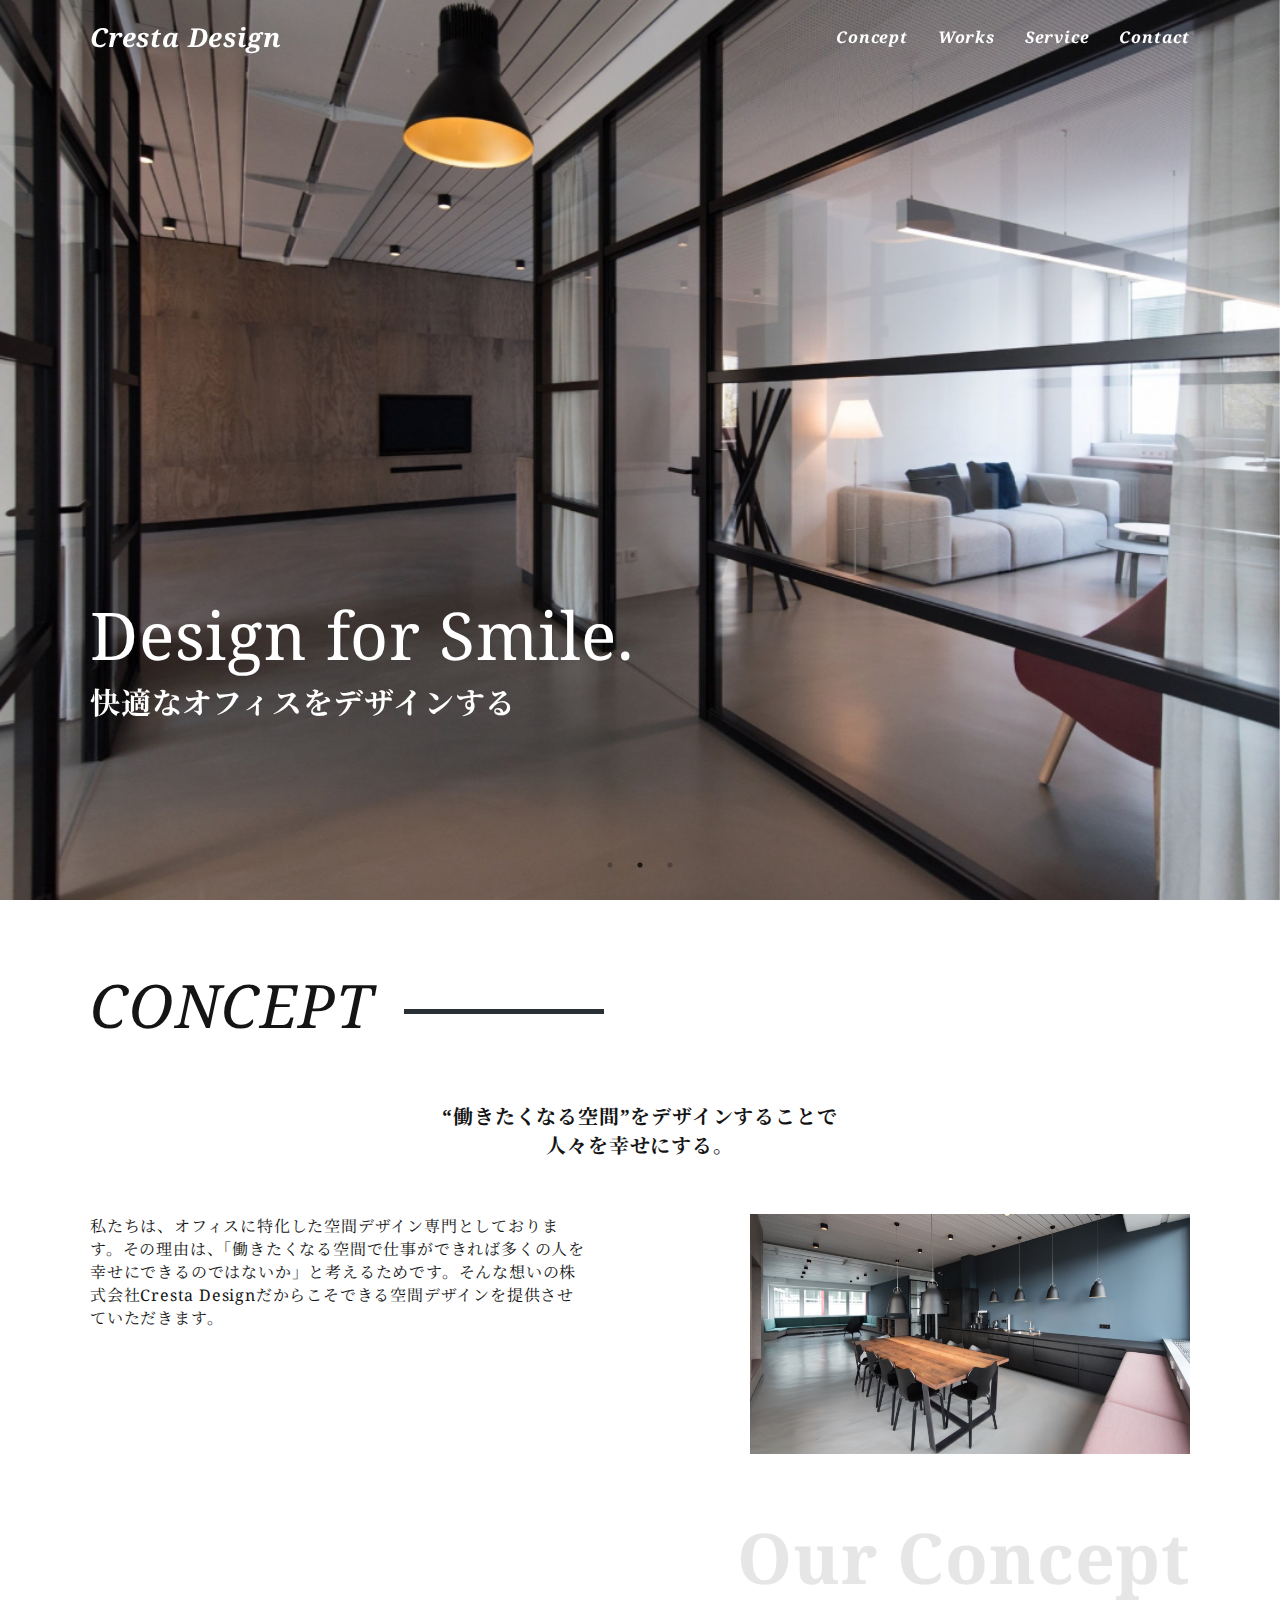
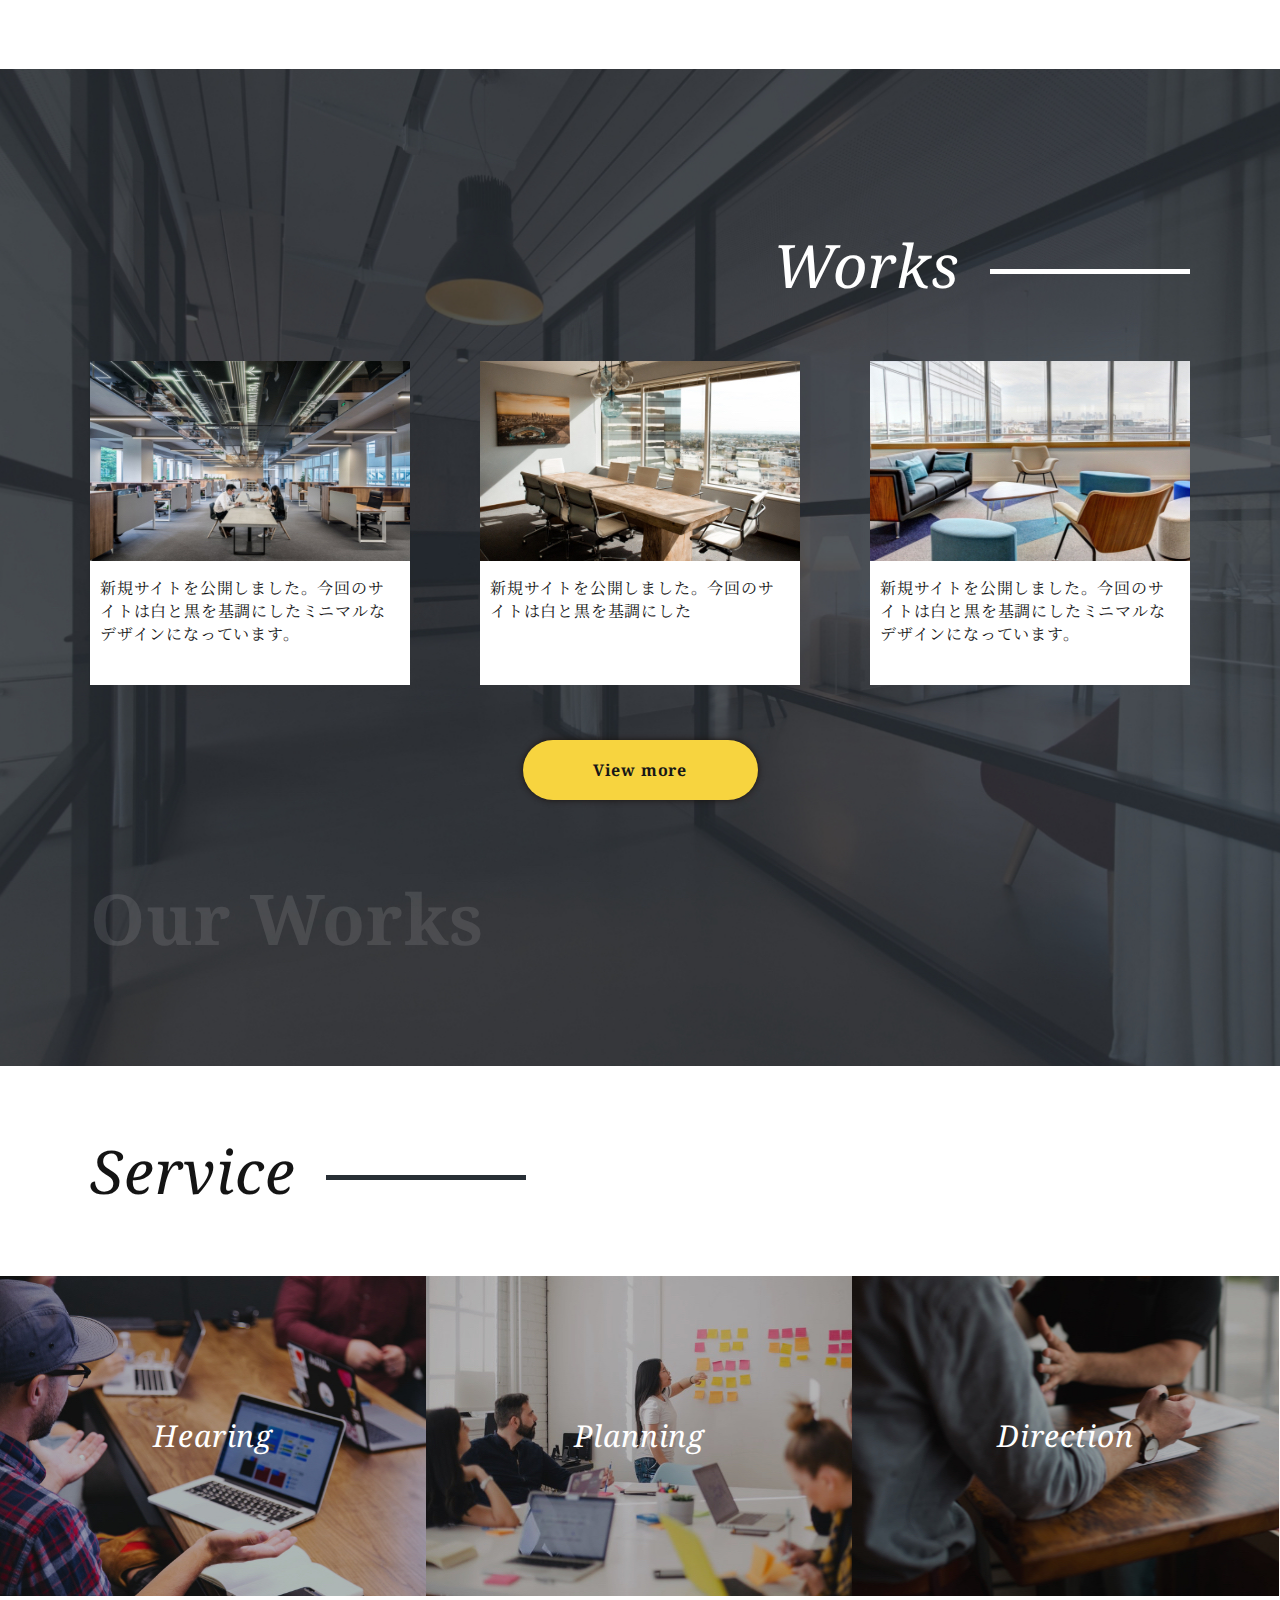
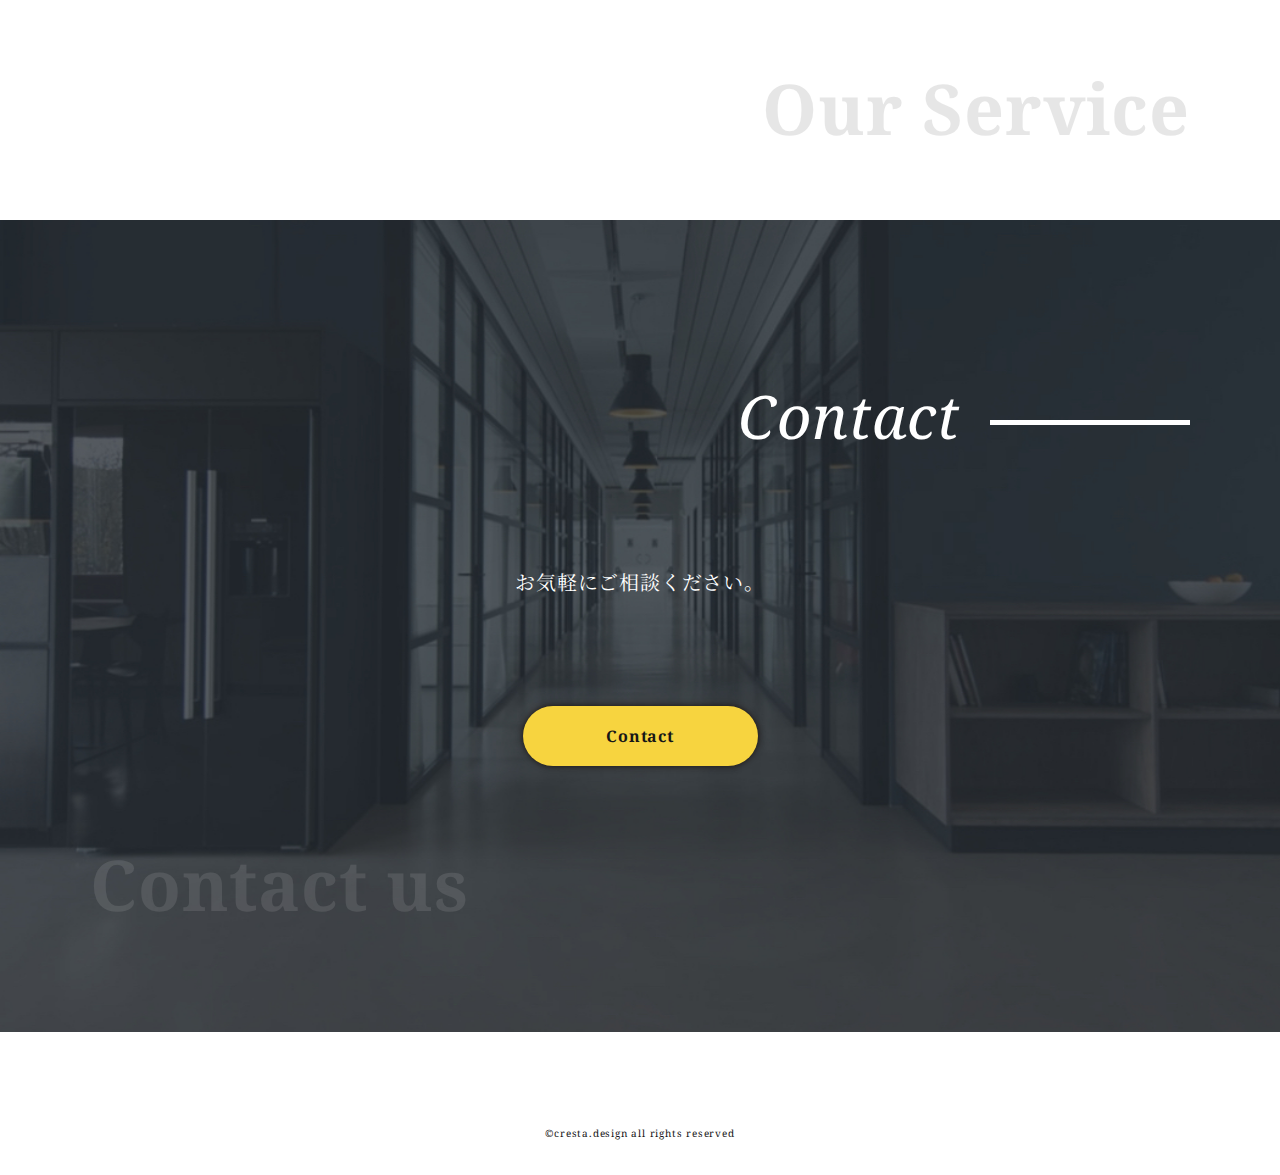
<file: index.html>
<!DOCTYPE html>
<html lang="ja">
<head>
    <meta charset="UTF-8">
    <meta http-equiv="X-UA-Compatible" content="IE=edge">
    <meta name="viewport" content="width=device-width, initial-scale=1.0">
    <link href="https://fonts.googleapis.com/css?family=Noto+Serif+JP:400,700|Noto+Serif:400,700,700i&display=swap&subset=japanese" rel="stylesheet">
    <link rel="stylesheet" href="./css/reset.css">  
    <link rel="stylesheet" href="./css/slick/slick.css">
    <link rel="stylesheet" href="./css/slick/slick-theme.css"> 
    <link rel="stylesheet" href="./css/common.css"> 
    <link rel="stylesheet" href="./css/style.css"> 
    <script src="https://ajax.googleapis.com/ajax/libs/jquery/3.6.0/jquery.min.js"></script>  
    <script src="./js/slick.min.js"></script>
    <script src="./js/common.js"></script>
    <script src="./js/main.js"></script>
    <title>ポートフォリオHTML</title>
</head>
<body>
    <!-- header start -->
    <header class="header">
        <div class="header-inner content-width">
            <div class="header-home"><a href="index.html">Cresta Design</a></div>
            <nav class="header-nav">
                <ul class="header-ul">
                    <li class="header-li"><a href="#concept">Concept</a></li>
                    <li class="header-li"><a href="#works">Works</a></li>
                    <li class="header-li"><a href="#service">Service</a></li>
                    <li class="header-li"><a href="#contact">Contact</a></li>
               </ul>
           </nav>
           <button class="burger-btn">
            <span class="bar bar_top"></span>
            <span class="bar bar_mid"></span>
            <span class="bar bar_bottom"></span>
          </button>
        </div>
    </header>
    <!-- header end -->
    <!-- main visual start -->
    <section>
        <div class="main-visual">
            <ul class="slider">
                <li><img src="img/fv-bgi_01@2x.jpg"></li>
                <li><img src="img/fv-bgi_02@2x.jpg"></li>
                <li><img src="img/fv-bgi_03@2x.jpg"></li>
            </ul>
            
            <div class="copy">
                <div class="main-copy"><p>Design for Smile.</p></div>
                <div class="sub-copy"><p>快適なオフィスを<br class="brsp">デザインする</p></div>
            </div>
        </div>
    </section>
    <!-- main visual end -->
    <!-- concept start -->
    <section>
        <div class="concept-section content-width" id="concept">
            <h2 class="title">CONCEPT</h2>
            <p class="concept-sub">“働きたくなる空間”をデザインする<br class="sp">ことで<br class="pc">人々を幸せにする。</p>
            <div class="concept-content">
                <p class="content-text">私たちは、オフィスに特化した空間デザイン専門としております。その理由は、「働きたくなる空間で仕事ができれば多くの人を幸せにできるのではないか」と考えるためです。そんな想いの株式会社Cresta Designだからこそできる空間デザインを提供させていただきます。</p>
                <img src="./img/concept-image@2x.jpg">
            </div>
            <p class="last-title">Our Concept</p>
        </div>
    </section>
    <!-- concept end -->
    <!-- works start -->
    <section>
        <div class="works-section" id="works">
            <div class="works-inner content-width">
                <p class="title title-right">Works</p>
                <ul class="works-contents">
                    <li class="works-list">
                        <img src="./img/card-img01@2x.jpg">
                        <p>新規サイトを公開しました。今回のサイトは白と黒を基調にしたミニマルなデザインになっています。</p>
                    </li>
                    <li class="works-list">
                        <img src="img/card-img02@2x.jpg">
                        <p>新規サイトを公開しました。今回のサイトは白と黒を基調にした</p>
                    </li>
                    <li class="works-list">
                        <img src="img/card-img03@2x.jpg">
                        <p>新規サイトを公開しました。今回のサイトは白と黒を基調にしたミニマルなデザインになっています。</p>
                    </li>
                </ul>
                <div id="works-more">
                    <ul class="works-contents" >
                        <li class="works-list">
                            <img src="./img/card-img01@2x.jpg">
                            <p>新規サイトを公開しました。今回のサイトは白と黒を基調にしたミニマルなデザインになっています。</p>
                        </li>
                        <li class="works-list">
                            <img src="img/card-img02@2x.jpg">
                            <p>新規サイトを公開しました。今回のサイトは白と黒を基調にした</p>
                        </li>
                        <li class="works-list">
                            <img src="img/card-img03@2x.jpg">
                            <p>新規サイトを公開しました。今回のサイトは白と黒を基調にしたミニマルなデザインになっています。</p>
                        </li>
                    </ul>    
                </div>
                <a class="botton" id="more-botten" href="javascript:void(0)">View more</a>
                <p class="last-title last-title-left">Our Works</p>
            </div>
        </div>
    </section>
    <!-- works end -->
    <!-- service start -->
    <section>
        <div class="service-section" id="service">
            <p class="content-width title">Service</p>
            <ul class="service-list">
                <li class="service-1"><a href="service.html#hearing">Hearing</a></li>
                <li class="service-2"><a href="service.html#planning">Planning</a></li>
                <li class="service-3"><a href="service.html#direction">Direction</a></li>
            </ul>
            <p class="content-width last-title">Our Service</p>
        </div>
    </section>
    <!-- service end -->
    <!-- contact start -->
    <section>
        <div class="contact-section" id="contact">
            <div class="contact-inner content-width">
                <p class="title title-right">Contact</p>
                <p class="contact-contents">お気軽にご相談ください。</p>
                <a class="botton" href="contact.html">Contact</a>
                <p class="content-width last-title last-title-left">Contact us</p>
            </div>
        </div>
    </section>
    <!-- contact end -->
    <!-- footer start -->
    <footer class="footer">
        <p>&copy;cresta.design all rights reserved</p>
    </footer>
    <!-- footer end -->
</body>
</html>
</file>
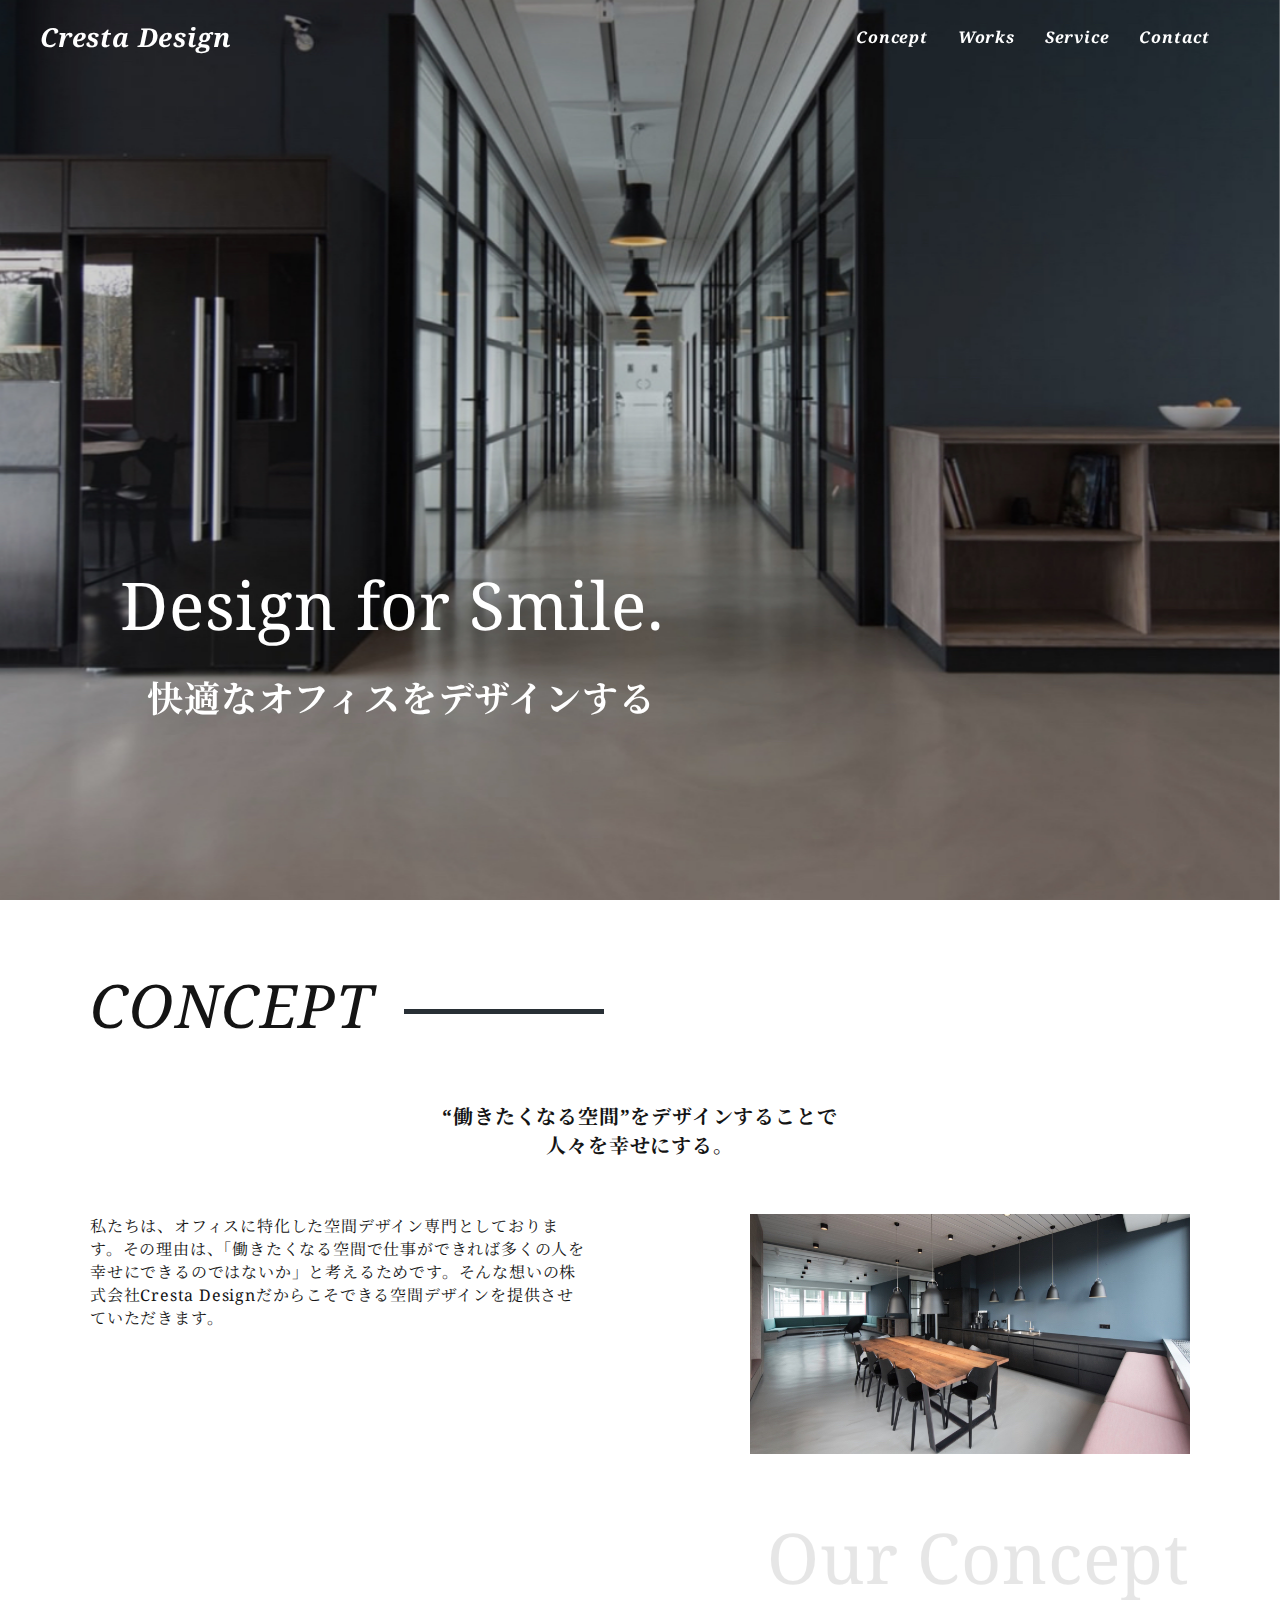
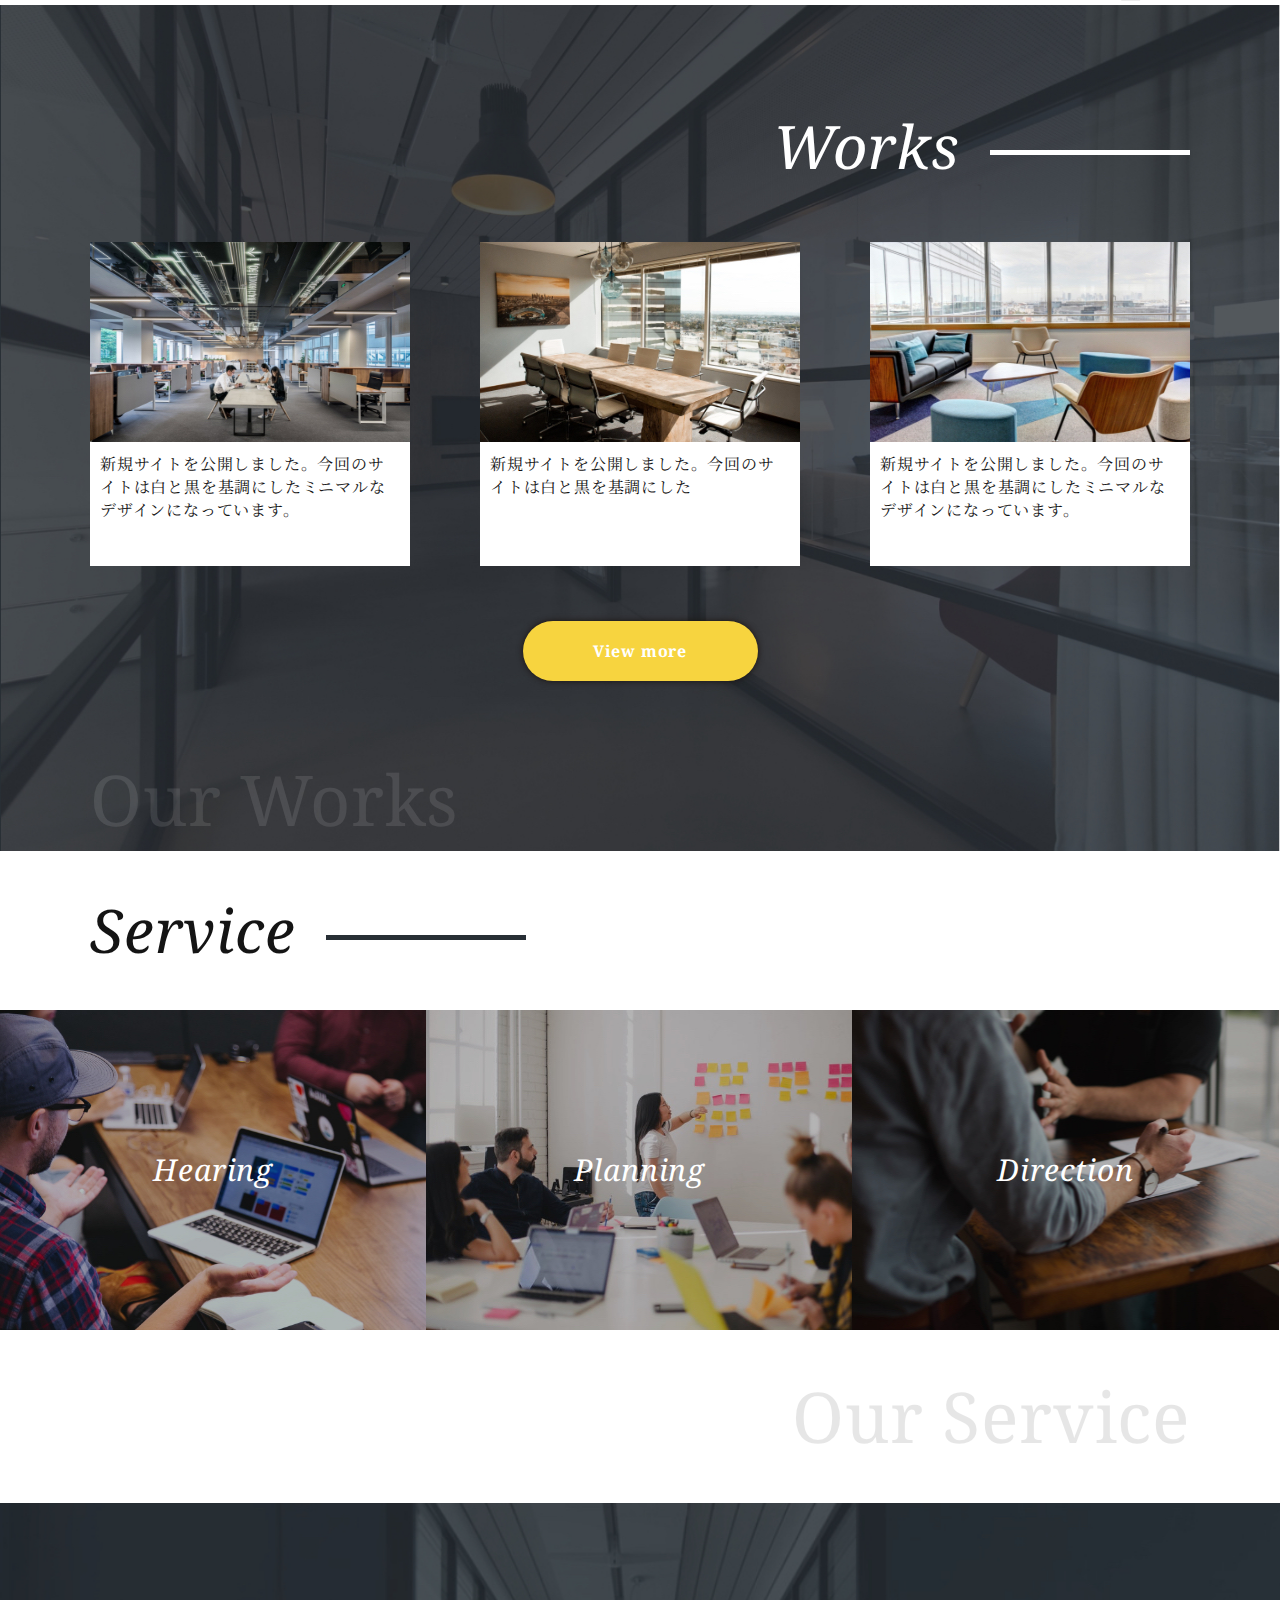
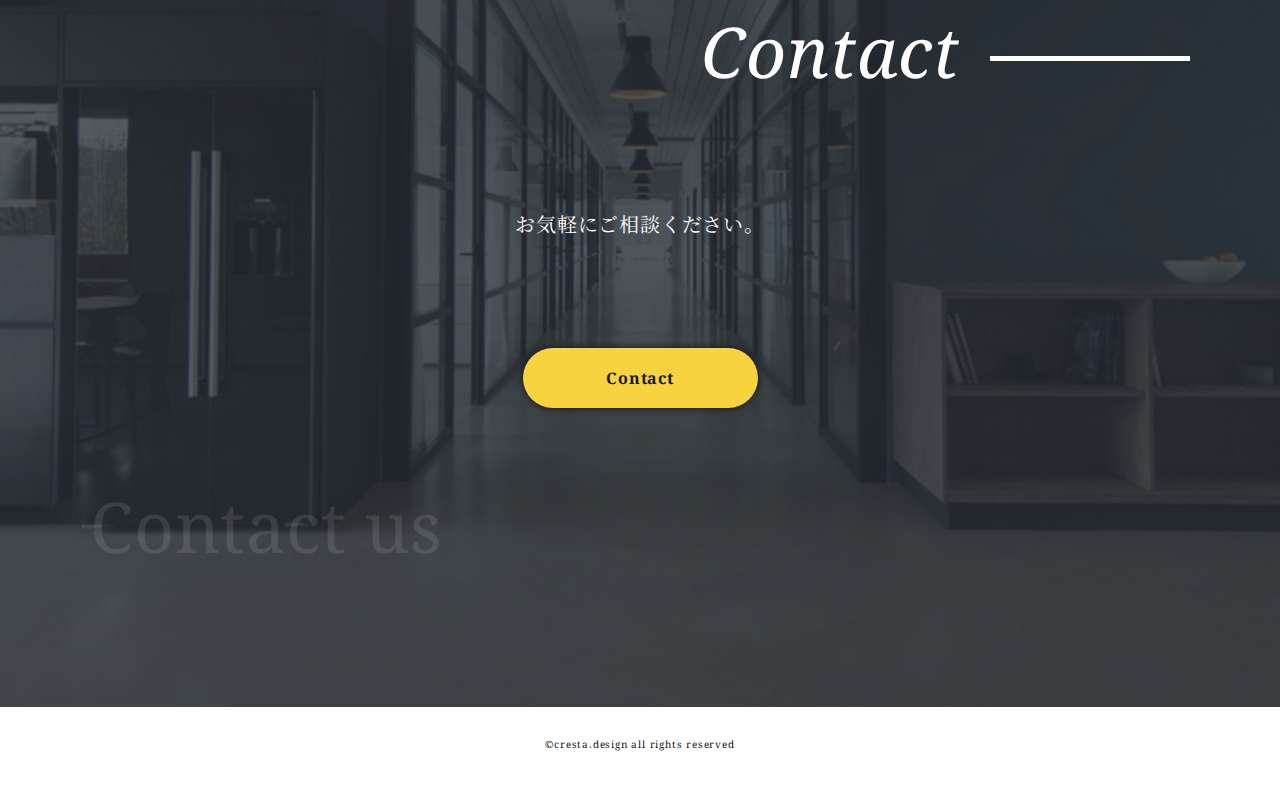
<file: html/index.html>
<!DOCTYPE html>
<html lang="ja">
<head>
    <meta charset="UTF-8">
    <meta http-equiv="X-UA-Compatible" content="IE=edge">
    <meta name="viewport" content="width=device-width, initial-scale=1.0">
    <link href="https://fonts.googleapis.com/css?family=Noto+Serif+JP:400,700|Noto+Serif:400,700,700i&display=swap&subset=japanese" rel="stylesheet">
    <link rel="stylesheet" href="./css/reset.css">  
    <link rel="stylesheet" href="./css/slick.css">
    <link rel="stylesheet" href="./css/slick-theme.css"> 
    <link rel="stylesheet" href="./css/style.css"> 
    <script src="https://ajax.googleapis.com/ajax/libs/jquery/3.6.0/jquery.min.js"></script>  
    <script src="./js/slick.min.js"></script>
    <script src="./js/main.js"></script>
    <title>ポートフォリオHTML</title>
</head>
<body>
    <header class="header">
        <div class="header-inner">
            <div class="site-title"><a href="index.html">Cresta Design</a></div>
            <nav class="headerNav">
                <ul class="headerUl">
                    <li class="headerLi"><a href="#concept">Concept</a></li>
                    <li class="headerLi"><a href="#works">Works</a></li>
                    <li class="headerLi"><a href="#service">Service</a></li>
                    <li class="headerLi"><a href="#contact">Contact</a></li>
               </ul>
           </nav>
           <button class="burger-btn">
            <span class="bar bar_top"></span>
            <span class="bar bar_mid"></span>
            <span class="bar bar_bottom"></span>
          </button>
        </div>
    </header>

    <section>
        <div class="mainView">
            <ul class="sliter">
                <li><img src="img/fv-bgi_01@2x.jpg"></li>
                <li><img src="img/fv-bgi_02@2x.jpg"></li>
                <li><img src="img/fv-bgi_03@2x.jpg"></li>
            </ul>
            
            <div class="copy">
                <div class="main-copy"><p>Design for Smile.</p></div>
                <div class="sub-copy"><p>快適なオフィスを<br class="brsp">デザインする</p></div>
            </div>
        </div>
    </section>
    <section>
        <div class="concept-section" id="concept">
            <h2 class="title-section title">CONCEPT</h2>
            <p class="concept-sub">“働きたくなる空間”をデザインする<br class="sp">ことで<br class="pc">人々を幸せにする。</p>
            <div class="concept-content">
                <p class="content-text">私たちは、オフィスに特化した空間デザイン専門としております。その理由は、「働きたくなる空間で仕事ができれば多くの人を幸せにできるのではないか」と考えるためです。そんな想いの株式会社Cresta Designだからこそできる空間デザインを提供させていただきます。</p>
                <img src="./img/concept-image@2x.jpg">
            </div>
            <p class="concept-last last">Our Concept</p>
        </div>
    </section>
    <section>
        <div class="works-section" id="works">
            <div class="works-inner">
                <p class="works-title title">Works</p>
                <ul class="works-contents">
                    <li class="works-list">
                        <img src="./img/card-img01@2x.jpg">
                        <p>新規サイトを公開しました。今回のサイトは白と黒を基調にしたミニマルなデザインになっています。</p>
                    </li>
                    <li class="works-list">
                        <img src="img/card-img02@2x.jpg">
                        <p>新規サイトを公開しました。今回のサイトは白と黒を基調にした</p>
                    </li>
                    <li class="works-list">
                        <img src="img/card-img03@2x.jpg">
                        <p>新規サイトを公開しました。今回のサイトは白と黒を基調にしたミニマルなデザインになっています。</p>
                    </li>
                </ul>
                <div class="works-botten"><a href="#">View more</a></div>
                <p class="works-last last">Our Works</p>
            </div>
        </div>
    </section>
    <section>
        <div class="service-section" id="service">
            <p class="serveice-title title">Service</p>
            <ul class="service-list">
                <li class="service-1"><a href="#">Hearing</a></li>
                <li class="service-2"><a href="#">Planning</a></li>
                <li class="service-3"><a href="#">Direction</a></li>
            </ul>
            <p class="service-last last">Our Service</p>
        </div>
    </section>
    <section>
        <div class="contact-section" id="contact">
            <div class="contact-inner">
                <p class="contact-title title">Contact</p>
                <p class="contact-contents">お気軽にご相談ください。</p>
                <a class="contact-botton" href="contact.html">Contact</a>
                <p class="contact-last last">Contact us</p>
            </div>
        </div>
    </section>

    <footer class="footer">
        <p>&copy;cresta.design all rights reserved</p>
    </footer>
</body>
</html>
</file>
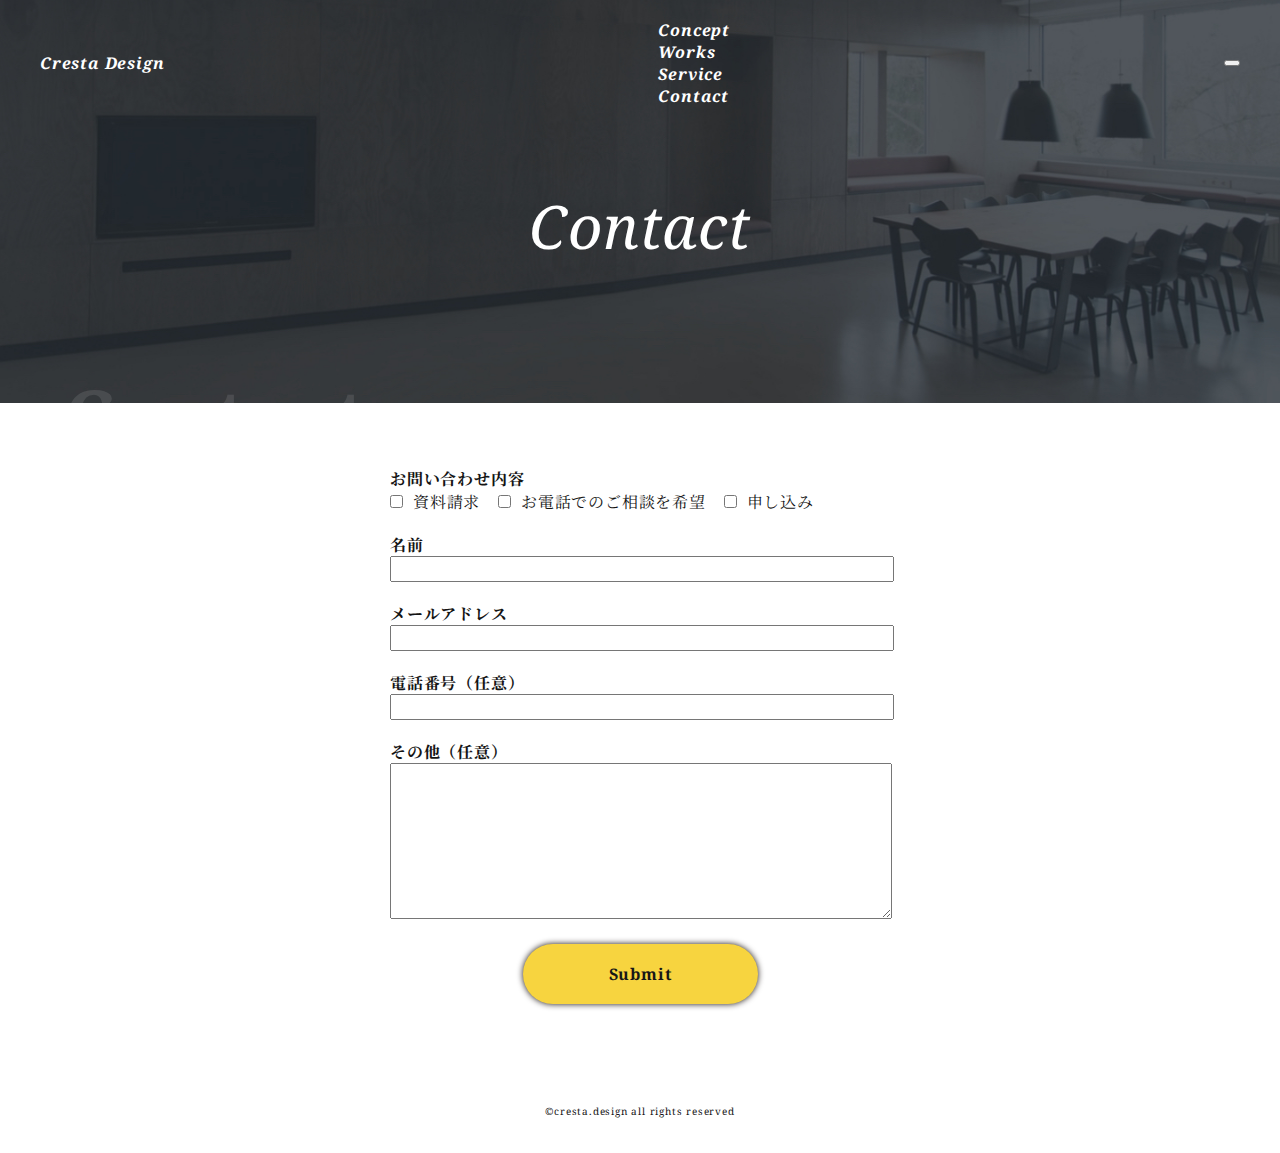
<file: contact.html>
<!DOCTYPE html>
<html lang="ja">
<head>
    <meta charset="UTF-8">
    <meta http-equiv="X-UA-Compatible" content="IE=edge">
    <meta name="viewport" content="width=device-width, initial-scale=1.0">
    <link href="https://fonts.googleapis.com/css?family=Noto+Serif+JP:400,700|Noto+Serif:400,700,700i&display=swap&subset=japanese" rel="stylesheet">
    <link rel="stylesheet" href="./css/reset.css">  
    <link rel="stylesheet" href="./css/common.css"> 
    <link rel="stylesheet" href="./css/contact.css"> 
    <script src="https://ajax.googleapis.com/ajax/libs/jquery/3.6.0/jquery.min.js"></script>  
    <script src="./js/common.js"></script>
    <script src="./js/contact.js"></script>
    <title>Contact</title>
</head>
<body>
    <!-- header start -->
    <header class="header">
        <div class="header-inner content-width">
            <div class="header-home"><a href="index.html">Cresta Design</a></div>
            <nav class="header-nav">
                <ul class="header-ul">
                    <li class="header-li"><a href="index.html#concept">Concept</a></li>
                    <li class="header-li"><a href="index.html#works">Works</a></li>
                    <li class="header-li"><a href="index.html#service">Service</a></li>
                    <li class="header-li"><a href="index.html#contact">Contact</a></li>
               </ul>
           </nav>
           <button class="burger-btn">
            <span class="bar bar_top"></span>
            <span class="bar bar_mid"></span>
            <span class="bar bar_bottom"></span>
          </button>
        </div>
    </header>
    <!-- header end -->

    <!-- main visual start -->
    <section>
        <div class="contact-main">
            <img src="img/contact-page-bgi@2x.jpg">
            <p class="contact-copy">Contact</p>
            <p class="last-title last-title-left contact-last">Contact us</p>
            
        </div>
    </section>
    <!-- main visual end -->

    <!-- contact start -->
    <section>
        <form class="contact-form" method="POST">
            <div class="contact-part">
                <p class="contact-title">お問い合わせ内容</p>
                <input type="checkbox"><span>資料請求</span>
                <input type="checkbox"><span>お電話でのご相談を希望</span>
                <input type="checkbox"><span>申し込み</span>
            </div>
            <div class="contact-part">
                <p class="contact-title">名前</p>
                <input type="text" class="contact-text">
            </div>
            <div class="contact-part">
                <p class="contact-title">メールアドレス</p>
                <input type="text" class="contact-text">
            </div>
            <div class="contact-part">
                <p class="contact-title">電話番号（任意）</p>
                <input type="text" class="contact-text">
            </div>
            <div class="contact-part">
                <p class="contact-title">その他（任意）</p>
                <textarea class="contact-text" rows="7"></textarea>
            </div>
            <a class="contact-botton" href="#">Submit</a>
        </form>

        <div class="contact-fin" hidden>
            <p>お問い合わせいただき、ありがとうございました。</p>
        </div>
    </section>
    <!-- contact end -->

    <!-- footer start -->
    <footer class="footer">
        <p>&copy;cresta.design all rights reserved</p>
    </footer>
    <!-- footer end -->
</body>
</html>
</file>
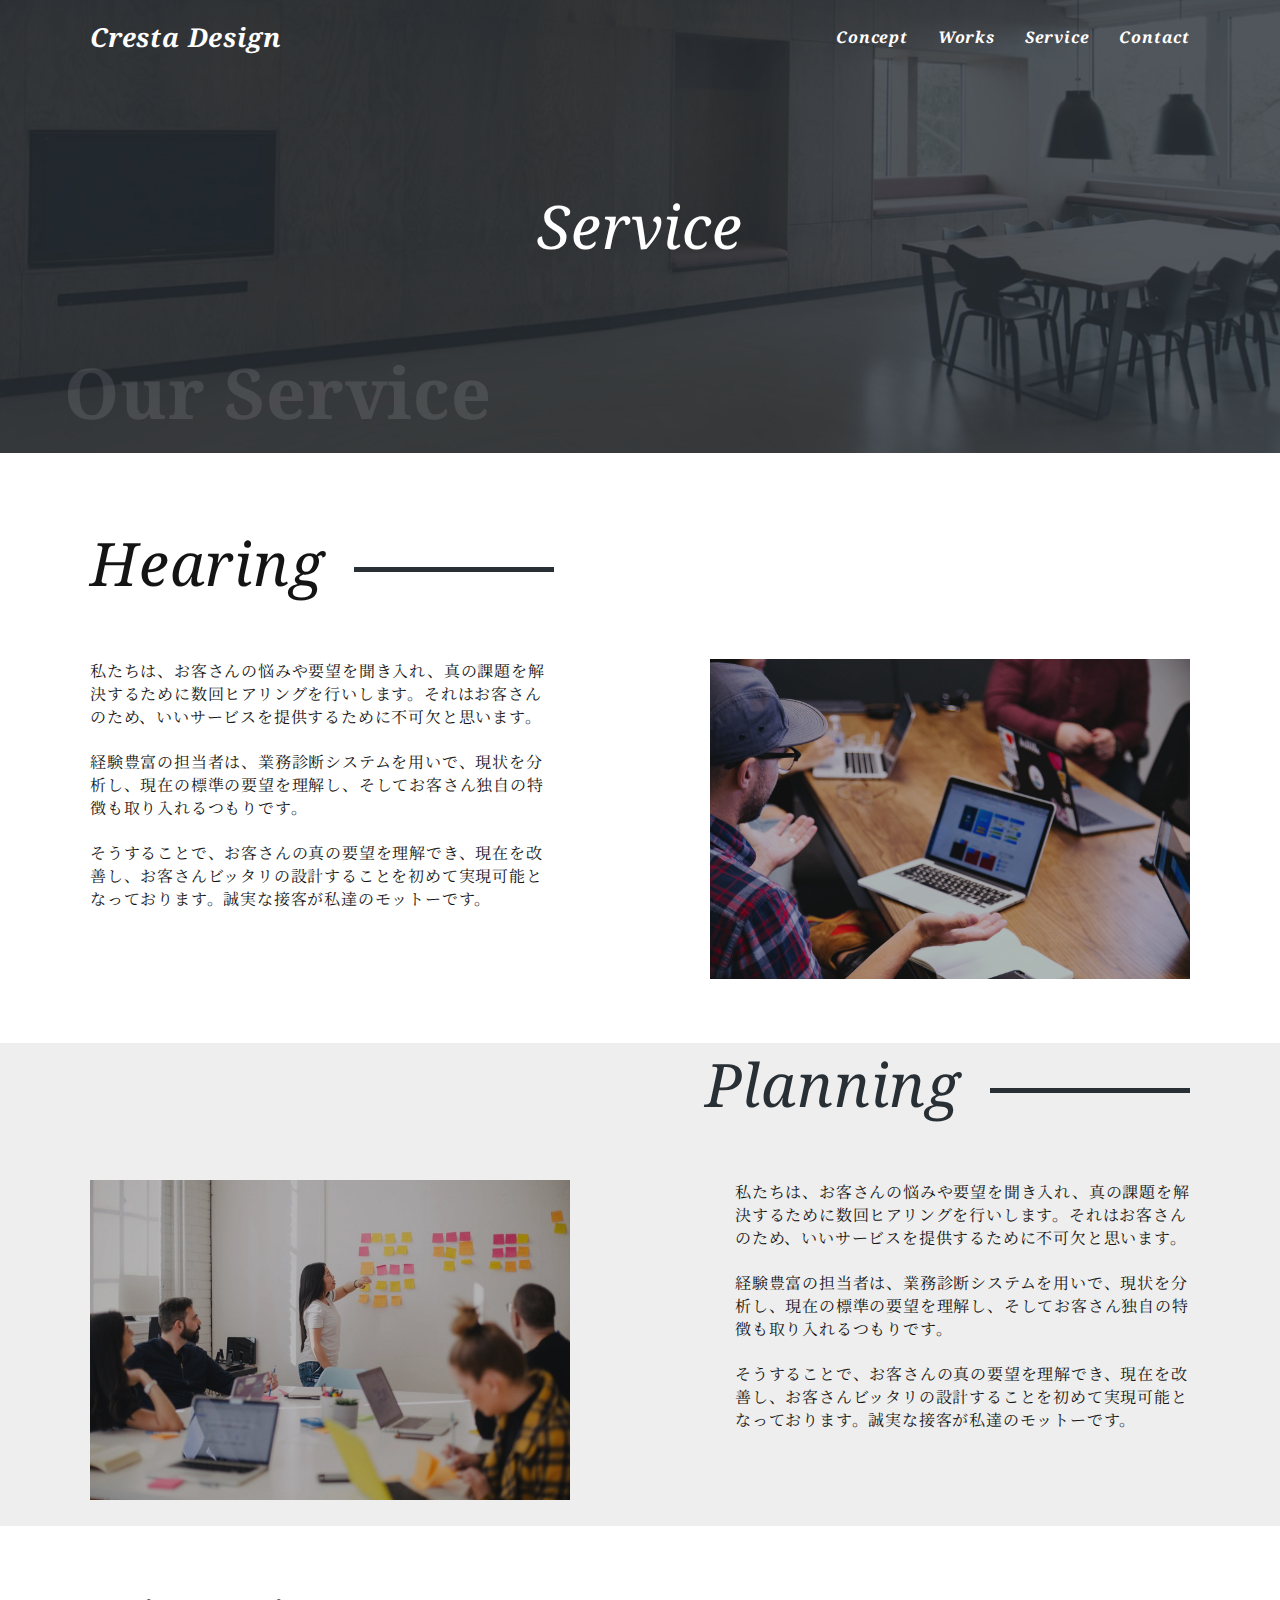
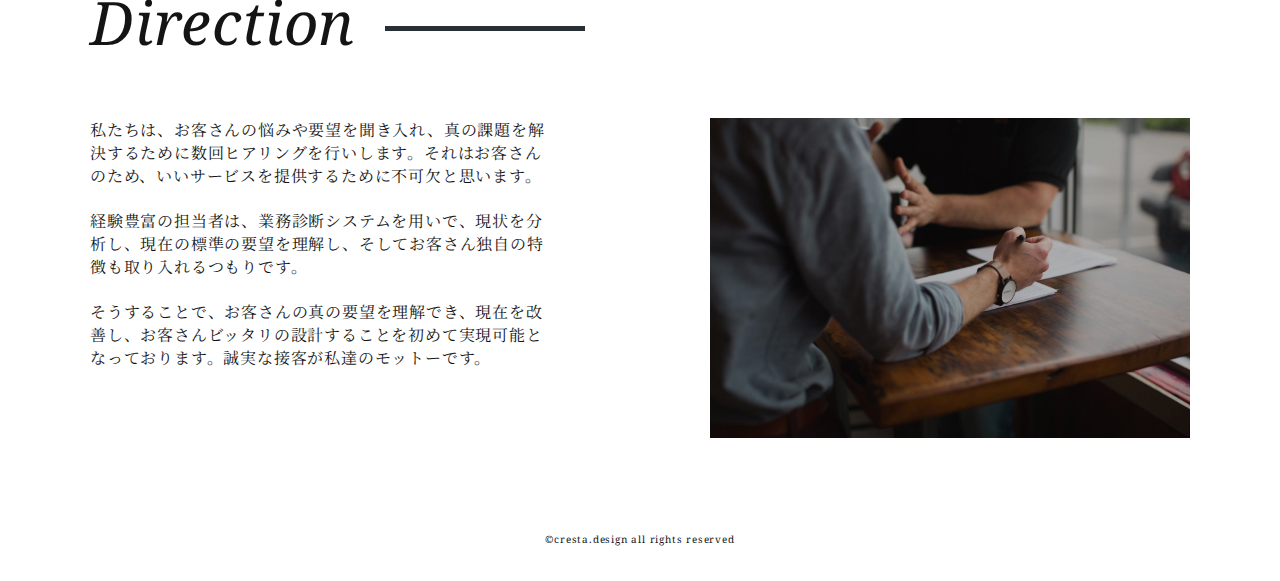
<file: service.html>
<!DOCTYPE html>
<html lang="ja">
<head>
    <meta charset="UTF-8">
    <meta http-equiv="X-UA-Compatible" content="IE=edge">
    <meta name="viewport" content="width=device-width, initial-scale=1.0">
    <link href="https://fonts.googleapis.com/css?family=Noto+Serif+JP:400,700|Noto+Serif:400,700,700i&display=swap&subset=japanese" rel="stylesheet">
    <link rel="stylesheet" href="./css/reset.css">  
    <link rel="stylesheet" href="./css/common.css"> 
    <link rel="stylesheet" href="./css/service.css"> 
    <script src="https://ajax.googleapis.com/ajax/libs/jquery/3.6.0/jquery.min.js"></script>  
    <script src="./js/common.js"></script>
    <title>Service</title>
</head>
<body>
    <!-- header start -->
    <header class="header">
        <div class="header-inner content-width">
            <div class="header-home"><a href="index.html">Cresta Design</a></div>
            <nav class="header-nav">
                <ul class="header-ul">
                    <li class="header-li"><a href="index.html#concept">Concept</a></li>
                    <li class="header-li"><a href="index.html#works">Works</a></li>
                    <li class="header-li"><a href="index.html#service">Service</a></li>
                    <li class="header-li"><a href="index.html#contact">Contact</a></li>
               </ul>
           </nav>
           <button class="burger-btn">
            <span class="bar bar_top"></span>
            <span class="bar bar_mid"></span>
            <span class="bar bar_bottom"></span>
          </button>
        </div>
    </header>
    <!-- header end -->

    <!-- main visual start -->
    <section>
        <div class="contact-main">
            <img src="img/contact-page-bgi@2x.jpg">
            <p class="contact-copy">Service</p>
            <p class="last-title last-title-left contact-last">Our Service</p>
            
        </div>
    </section>
    <!-- main visual end -->

    <!-- service start -->
    <section>
        <div class="servicee-section content-width" id="hearing">
            <h2 class="title">Hearing</h2>
            <div class="service-content">
                <p class="service-text">私たちは、お客さんの悩みや要望を聞き入れ、真の課題を解決するために数回ヒアリングを行いします。それはお客さんのため、いいサービスを提供するために不可欠と思います。<br><br>
                    経験豊富の担当者は、業務診断システムを用いで、現状を分析し、現在の標準の要望を理解し、そしてお客さん独自の特徴も取り入れるつもりです。<br><br>
                    そうすることで、お客さんの真の要望を理解でき、現在を改善し、お客さんビッタリの設計することを初めて実現可能となっております。誠実な接客が私達のモットーです。
                </p>
                <img src="./img/service-img01@2x.jpg">
            </div>
        </div>
    </section>

    <section class="servce-backcolor">
        <div class="servicee-section content-width" id="planning">
            <h2 class="title title-right">Planning</h2>
            <div class="service-content reverse">
                <p class="service-text-right">私たちは、お客さんの悩みや要望を聞き入れ、真の課題を解決するために数回ヒアリングを行いします。それはお客さんのため、いいサービスを提供するために不可欠と思います。<br><br>
                    経験豊富の担当者は、業務診断システムを用いで、現状を分析し、現在の標準の要望を理解し、そしてお客さん独自の特徴も取り入れるつもりです。<br><br>
                    そうすることで、お客さんの真の要望を理解でき、現在を改善し、お客さんビッタリの設計することを初めて実現可能となっております。誠実な接客が私達のモットーです。
                </p>
                <img src="./img/service-img02@2x.jpg">
            </div>
        </div>
    </section>

    <section>
        <div class="servicee-section content-width" id="direction">
            <h2 class="title">Direction</h2>
            <div class="service-content">
                <p class="service-text">私たちは、お客さんの悩みや要望を聞き入れ、真の課題を解決するために数回ヒアリングを行いします。それはお客さんのため、いいサービスを提供するために不可欠と思います。<br><br>
                    経験豊富の担当者は、業務診断システムを用いで、現状を分析し、現在の標準の要望を理解し、そしてお客さん独自の特徴も取り入れるつもりです。<br><br>
                    そうすることで、お客さんの真の要望を理解でき、現在を改善し、お客さんビッタリの設計することを初めて実現可能となっております。誠実な接客が私達のモットーです。
                </p>
                <img src="./img/service-img03@2x.jpg">
            </div>
        </div>
    </section>
    <!-- service end -->

    <!-- footer start -->
    <footer class="footer">
        <p>&copy;cresta.design all rights reserved</p>
    </footer>
    <!-- footer end -->
</body>
</html>
</file>
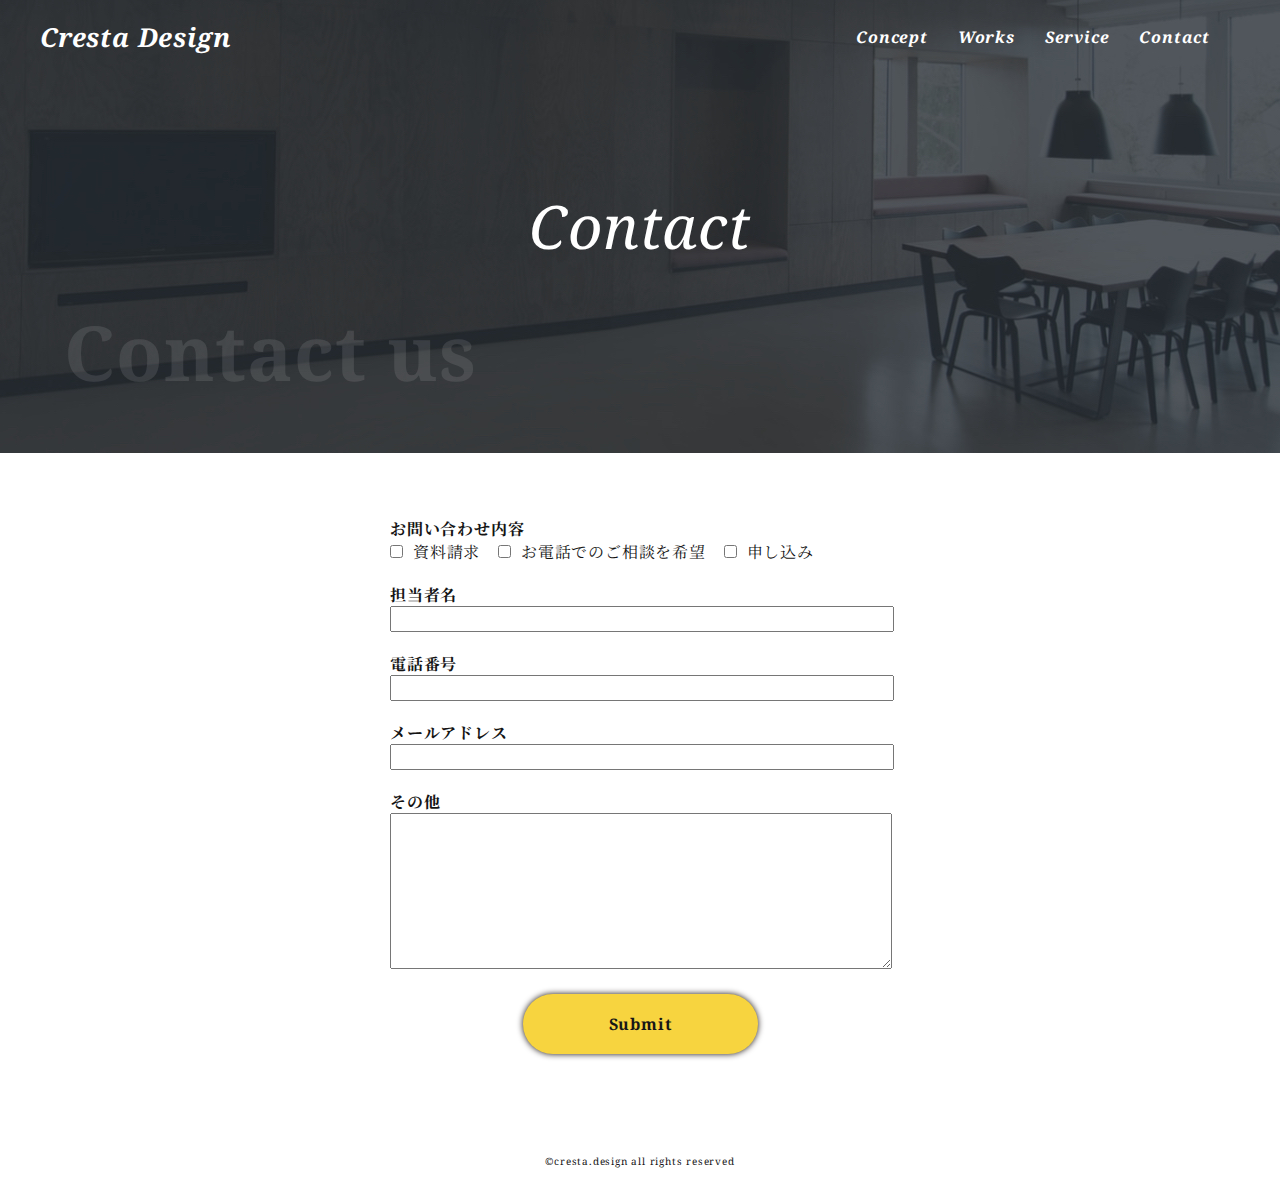
<file: html/contact.html>
<!DOCTYPE html>
<html lang="ja">
<head>
    <meta charset="UTF-8">
    <meta http-equiv="X-UA-Compatible" content="IE=edge">
    <meta name="viewport" content="width=device-width, initial-scale=1.0">
    <link href="https://fonts.googleapis.com/css?family=Noto+Serif+JP:400,700|Noto+Serif:400,700,700i&display=swap&subset=japanese" rel="stylesheet">
    <link rel="stylesheet" href="./css/reset.css">  
    <!-- <link rel="stylesheet" href="./css/slick.css"> -->
    <!-- <link rel="stylesheet" href="./css/slick-theme.css">  -->
    <link rel="stylesheet" href="./css/contact.css"> 
    <!-- <script src="https://ajax.googleapis.com/ajax/libs/jquery/3.6.0/jquery.min.js"></script>   -->
    <!-- <script src="./js/slick.min.js"></script> -->
    <!-- <script src="./js/main.js"></script> -->
    <title>Contact</title>
</head>
<body>
    <header class="header">
        <div class="header-inner">
            <div class="site-title"><a href="index.html">Cresta Design</a></div>
            <nav class="headerNav">
                <ul class="headerUl">
                    <li class="headerLi"><a href="index.html#concept">Concept</a></li>
                    <li class="headerLi"><a href="index.html#works">Works</a></li>
                    <li class="headerLi"><a href="index.html#service">Service</a></li>
                    <li class="headerLi"><a href="index.html#contact">Contact</a></li>
               </ul>
           </nav>
        </div>

    </header>

    <section>
        <div class="mainView">
            <ul class="sliter">
                <li><img src="img/contact-page-bgi@2x.jpg"></li>
                <!-- <li><img src="img/fv-bgi_02@2x.jpg"></li>
                <li><img src="img/fv-bgi_03@2x.jpg"></li> -->
            </ul>
            <p class="contact-copy">Contact</p>
            <p class="title contact-last">Contact us</p>
            
            <!-- <div class="copy">
                <div class="main-copy"><p>Design for Smile.</p></div>
                <div class="sub-copy"><p>快適なオフィスを<br class="brsp">デザインする</p></div>
            </div> -->
        </div>
    </section>
    <section>
        <form class="contact-form" method="POST">
            <div class="contact-part">
                <p class="contact-title">お問い合わせ内容</p>
                <input type="checkbox"><span>資料請求</span>
                <input type="checkbox"><span>お電話でのご相談を希望</span>
                <input type="checkbox"><span>申し込み</span>
            </div>
            <div class="contact-part">
                <p class="contact-title">担当者名</p>
                <input type="text" class="contact-text">
            </div>
            <div class="contact-part">
                <p class="contact-title">電話番号</p>
                <input type="text" class="contact-text">
            </div>
            <div class="contact-part">
                <p class="contact-title">メールアドレス</p>
                <input type="text" class="contact-text">
            </div>
            <div class="contact-part">
                <p class="contact-title">その他</p>
                <textarea class="contact-text" rows="7"></textarea>
            </div>
            <a class="contact-botton" href="#">Submit</a>
        </form>
    </section>

    <footer class="footer">
        <p>&copy;cresta.design all rights reserved</p>
    </footer>
</body>
</html>
</file>
<file: css/common.css>
@charset "utf-8";

/* common start */
html{
   font-size: 62.5%;
}
 body{
   color:#141414;
   font-size:1.6rem;
   letter-spacing: 0.05em;
   
   font-family: 'Noto Serif','Noto Serif JP', serif;
}
img{
   /* vertical-align: bottom; */
   width: 100%;
}
li{
    list-style:none;
}
a{
   text-decoration: none;
   color:#fff;
}

.content-width{
   max-width: 1100px;
   margin: 0 auto;
}
.title{
   font-size: 6rem;
   font-style: italic;
   margin: 5% auto;
}
.title::after{
   content: "";
   display: inline-block;
   background-color: #282f35;
   height: 5px;
   width: 200px;
   margin-left: 30px;
   vertical-align: middle;
}
.title-right{
   color: #fff;
   text-align: right;
}
.title-right::after{
   background-color: #fff;
}
.last-title{
   margin-top: 5%;
   font-size: 7rem;
   font-weight: bold;
   opacity: .1;
   text-align: right;
}
.last-title-left{
   color: #fff;
   text-align: left;
}
section{
   margin-bottom: 5%;
}
.botton{
   display: block;
   width: 235px;
   line-height: 60px;
   margin: 0 auto 70px;
   background-color: #f7d43f;
   box-shadow: 0 0 6px #1b1310;
   border-radius: 30px;
   text-align: center;
   color: #171717;
   font-weight: bold;
   text-decoration: none;
   transition: .3s;
}
.botton:hover{
   opacity: .7;
   transition: .3s;
}
.sp{
   display: none;
}
.pc{
   display: inline;
}
/* common end */

@media screen and (max-width:768px){
   /* common sp start */
   .title{
      font-size: 3rem;
      text-align: center;
   }
   .title::after{
      width: 80px;
   }
   .last-title{
      font-size: 4rem;
   }
   .sp{
      display: inline;
   }
   .pc{
      display: none;
   }
   /* common sp end */
}
</file>
<file: css/style.css>
@charset "utf-8";

/* header start */
header{
   padding: 19px 30px;
   position: absolute;
   top: 0;
   left: 50%;
   z-index: 1;
   transform: translateX(-50%);
   box-sizing: border-box;
   width: 100%;
   /* transition: .3s; */
}

.header a{
   font-weight: bold;
   font-style: italic;
 }

.header-inner{
   display: flex;
   justify-content: space-between;
   align-items: center;
   margin: 0 auto;
 }

header.fixed{
   position: fixed;
   background-color: #282f35;
   padding: 30px;
   width: 100%;
   transition: .3s;
}
.header-home{
   font-size: 2.6rem;
 }
 .header-ul{
   display: flex;
 }
 .header-li{
   margin-left: 30px;
 }
 .burger-btn{
    display: none;
 }
/* header end */

/* main visual start */
.main-visual img{
   object-fit: cover;
   width: 100%;
   height: 100vh;
   min-height: 100%;
}
.brsp{
   display: none;
}
.copy{
   position: absolute;
   width: 100%;
   max-width: 1100px;
   left: 50%;
   transform: translateX(-50%);
   bottom: 177px;
   color: #fff;
}

.main-copy{
   font-size: 6.6rem;
}
.sub-copy{
   font-size: 3rem;
   font-weight: bold;
   /* margin-top: 2%; */
   /* margin-left: 5%; */
}
.slick-dots{
   bottom: 25px;
}
/* main visual end */

/* concept start */
.concept-section{
   margin: 5% auto;
}


.concept-sub{
   font-size: 2rem;
   font-weight: bolder;
   margin: 5% auto;
   text-align: center;
}
.concept-content{
   display: flex;
   justify-content: space-between;
}
.content-text{
   padding-right: 15%;
}
.concept-content img{
   padding: auto 10%;
}
/* concept end */

/* works start */
.works-section{
   padding: 100px 0;
   background-image: url(../img/works-bgi@2x.jpg);
   background-size: cover;
   background-position: center;
}
.works-inner{
   margin: 0 auto;
}

.works-contents{
   display: flex;
   justify-content: space-between;
   margin-bottom: 5%;
}
.works-list{
   width: 320px;
   height: 324px;
   background-color: #fff;
}
.works-list p{
   padding: 10px;
}
#works-more{
   display: none;
}
/* works end */

/* service start */
.service-list{
   display: flex;
   height: 320px;
}

.service-list a{
   color: #fff;
   font-size: 3rem;
   font-style: italic;
   margin: auto;
   display: block;
   width: 100%;
   text-align: center;
   line-height: 320px;
}
.service-list a:hover{
   background-color: rgba(40,47,53,.7);
   transition: .3s;
}
.service-list li{
   width: 33.3%;
}
.service-1{
   background-image: url(../img/service-img01@2x.jpg);
}
.service-2{
   background-image: url(../img/service-img02@2x.jpg);
}
.service-3{
   background-image: url(../img/service-img03@2x.jpg);
}
/* service end */

/* contact start */
.contact-section{
   background-image: url(../img/contact-bgi@2x.jpg);
   padding: 100px 0;
   background-size: cover;
   background-position: center;
}
.contact-inner{
   margin: 0 auto;
}
.contact-contents{
   font-size: 2rem;
   color: #fff;
   margin: 10% auto;
   text-align: center;
}
/* contact end */

/* footer start */
.footer{
   height: 79px;
}
.footer p{
   font-size: 1rem;
   text-align: center;
   padding: 30px 0;
}
/* footer end */

@media screen and (max-width:768px){

   /* header sp start  */
   .header-nav{
      display: none;
      position: fixed;
      top: 0;
      left: 0;
      width: 100%;
      height: 100vh;
      background-color: #282F35;
   }
   .header-ul{
      height: 100%;
      flex-direction: column;
      justify-content: center;
      align-items: center;
   }
   .header-li{
      margin: 0 0 30px;
   }
   .burger-btn{
      display: block;
      position: absolute;
      top: 30px;
      right: 4vw;
      background-color: transparent;
      border: none;
      cursor: pointer;
      outline: none;
      padding: 0;
   }
   .burger-btn .bar{
      display: block;
      height: 3px;
      width: 30px;
      background-color: #fff;
   }
   .burger-btn.cross .bar_top{
      transform: rotate(45deg) translate(8px,8px);
      transition: .3s;
    }
    .burger-btn.cross .bar_mid{
      opacity: 0;
      transition: .3s;
    }
    .burger-btn.cross .bar_bottom{
      transform: rotate(-45deg) translate(8px,-8px);
      transition: .3s;
   }

   .bar_top{
      margin-bottom: 8px;
    }
   .bar_mid{
      margin-bottom: 8px;
   }
   /* header sp end */

   /* main visual sp start */
   .brsp{
      display: block;
   }
   .copy{
      top: 50%;
      left: 50%;
      transform: translate(-50%,-50%);
      white-space: nowrap;
      font-weight: bold;
   }
   .main-copy{
      text-align: center;
      font-size: 9.8vw;
   }
   .sub-copy{
      font-size: 6vw;
      text-align: center;

   }
   /* main visual sp end */

   /* concept sp start */
   .content-text{
      text-align: center;
      padding: 30px 10px;
   }

   .concept-content{
      flex-direction: column;
   }
   /* concept sp end */

   /* works sp start */
   .works-contents{
      flex-direction: column;
      justify-content: center;
      text-align: center;
   }
   .works-list{
      margin: 5% auto;
   }
   /* works sp end */
   
   /* service sp start */
   .service-list{
      flex-direction: column;
      height: auto;
   }
   .service-list li{
      width: 100%;
   }
   /* service sp end */
}
</file>
<file: html/css/style.css>
@charset "utf-8";

html{
   font-size: 62.5%;
}
 body{
   color:#141414;
   font-size:1.6rem;
   /* line-height:1.8; */
   letter-spacing: 0.05em;
   margin: 0;
   
   font-family: 'Noto Serif','Noto Serif JP', serif;
}
img{
   vertical-align: bottom;
   width: 100%;
}
li{
    list-style:none;
}

a{
   text-decoration: none;
   color:#fff;
 }

header{
   padding: 19px 30px;
   position: absolute;
   top: 0;
   left: 50%;
   z-index: 1;
   transform: translateX(-50%);
   box-sizing: border-box;
   width: 100%;
   transition: .3s;
}

header a{
   color: #fff;
   text-decoration: none;
   /* transition: .3s; */
   font-weight: bold;
   font-style: italic;
 }

.header-inner{
   display: flex;
   justify-content: space-between;
   align-items: center;
   max-width: 1200px;
   margin: 0 auto;
 }

header.fixed{
   position: fixed;
   background-color: #282f35;
   padding: 30px;
   width: 100%;
   transition: .3s;
}
.site-title{
   font-size: 2.6rem;
 }
 .headerUl{
   display: flex;
 }
 .headerLi{
   margin-right: 30px;
 }
 .burger-btn{
    display: none;
 }

.mainView{
   /* height: 100vh;
   min-height: 550px;
   position: relative */
}
.slick-arrow{
   display: none !important; 
 }
.sliter{
   margin: 0;
   padding: 0;
}
.mainView img{
   object-fit: cover;
   width: 100%;
   height: 100vh;
   min-height: 100%;
}
.brsp{
   display: none;
}
.copy{
   position: absolute;
   left: 120px;
   bottom: 177px;
   color: #fff;
}

.main-copy{
   font-size: 6.6rem;
}
.sub-copy{
   font-size: 3.6rem;
   font-weight: bold;
   margin-top: 4%;
   margin-left: 5%;
}

.concept-section{
   max-width: 1100px;
   margin: 5% auto;
}
.title-section{
   font-size: 6rem;
   font-style: italic;
}
.title-section::after{
   content: "";
   display: inline-block;
   background-color: #282f35;
   height: 5px;
   width: 200px;
   margin-left: 30px;
   vertical-align: middle;
}
.sp{
   display: none;
}
.pc{
   display: inline;
}
.concept-sub{
   font-size: 2rem;
   font-weight: bolder;
   margin: 5% auto;
   text-align: center;
}
.concept-content{
   display: flex;
   justify-content: space-between;
}
.content-text{
   padding-right: 15%;
}
.concept-content img{
   padding: auto 10%;
}
.concept-last{
   margin-top: 5%;
   font-size: 7rem;
   opacity: 0.1;
   float: right;
}
.works-section{
   clear:both;
   padding: 100px 0;
   background-image: url(../img/works-bgi@2x.jpg);
   background-size: cover;
   background-position: center;

}
.works-inner{
   margin: 0 auto;
   max-width: 1100px;
}
.works-title{
   font-size: 6rem;
   font-style: italic;
   color: #fff;
   float: right;
   margin-bottom: 5%;
}
.works-title::after{
   content: "";
   display: inline-block;
   background-color: #fff;
   height: 5px;
   width: 200px;
   margin-left: 30px;
   vertical-align: middle;
}
.works-contents{
   clear: both;
   display: flex;
   justify-content: space-between;
   margin-bottom: 5%;
}
.works-list{
   width: 320px;
   height: 324px;
   background-color: #fff;
}
.works-list p{
   padding: 10px;
}
.works-botten{
   display: block;
   width: 235px;
   line-height: 60px;
   margin: 0 auto 70px;
   background-color: #f7d43f;
   box-shadow: 0 0 6px #1b1310;
   border-radius: 30px;
   text-align: center;
   color: #171717;
   font-weight: bold;
   text-decoration: none;
   transition: .3s;
}
.works-botten:hover{
   opacity: .7;
   transition: .3s;
}
.works-last{
   color: #fff;
   opacity: .1;
   font-size: 7rem;
   float: left;
}
.service-section{
   clear: both;
}
.serveice-title{
   max-width: 1100px;
   margin: 3% auto;
   font-size: 6rem;
   font-style: italic;
}
.serveice-title::after{
   content: "";
   display: inline-block;
   background-color: #282f35;
   height: 5px;
   width: 200px;
   margin-left: 30px;
   vertical-align: middle;
}
.service-list{
   display: flex;
   height: 320px;
   /* width: 100%; */
}

.service-list a{
   color: #fff;
   font-size: 3rem;
   font-style: italic;
   margin: auto;
   display: block;
   width: 100%;
   text-align: center;
   line-height: 320px;
}
.service-list a:hover{
   background-color: rgba(40,47,53,.7);
   transition: .3s;
}
.service-1{
   background-image: url(../img/service-img01@2x.jpg);
   /* height: 320px; */
   display: flex;
   justify-content: center;
   width: 33.3%;
   /* background-repeat: no-repeat */
}
.service-2{
   background-image: url(../img/service-img02@2x.jpg);

   display: flex;
   justify-content: center;
   width: 33.3%;
   /* background-repeat: no-repeat; */
}
.service-3{
   background-image: url(../img/sevice-img03@2x.jpg);
   display: flex;
   justify-content: center;
   width: 33.3%;
   /* background-repeat: no-repeat */
}
.service-last{
   max-width: 1100px;
   opacity: .1;
   font-size: 7rem;
   text-align: right;
   margin: 3% auto;
}

.contact-section{
   background-image: url(../img/contact-bgi@2x.jpg);
   /* height: 666px; */
   padding: 100px 0;
   background-size: cover;
   background-position: center;
}
.contact-inner{
   max-width: 1100px;
   margin: 0 auto;
   /* height: 576px; */
}
.contact-title{
   font-size: 7rem;
   color: #fff;
   text-align: right;
   font-style: italic;
}
.contact-title::after{
   content: "";
   display: inline-block;
   background-color: #fff;
   height: 5px;
   width: 200px;
   margin-left: 30px;
   vertical-align: middle;
}
.contact-contents{
   font-size: 2rem;
   color: #fff;
   margin: 10% auto;
   text-align: center;
}
.contact-botton{
   display: block;
   width: 235px;
   line-height: 60px;
   margin: 0 auto 70px;
   background-color: #f7d43f;
   box-shadow: 0 0 6px #1b1310;
   border-radius: 30px;
   text-align: center;
   color: #171717;
   font-weight: bold;
   text-decoration: none;
   transition: .3s;
}
.contact-last{
   max-width: 1100px;
   opacity: .1;
   font-size: 7rem;
   text-align: left;
   margin: 3% auto;
   color: #fff;
}
.footer{
   height: 79px;
   /* display: flex;
   justify-content: center; */
}
.footer p{
   font-size: 1rem;
   text-align: center;
   padding: 30px 0;
}


@media screen and (max-width:768px){
   .headerNav{
      display: none;
      position: fixed;
      top: 0;
      left: 0;
      width: 100%;
      height: 100vh;
      background-color: #282F35;
   }
   .headerUl{
      height: 100%;
      flex-direction: column;
      justify-content: center;
      align-items: center;
   }
   .headerLi{
      margin: 0 0 30px;
   }
   .burger-btn{
      display: block;
      position: absolute;
      top: 30px;
      right: 4vw;
      background-color: transparent;
      border: none;
      cursor: pointer;
      outline: none;
      padding: 0;
      /* appearance: none; */
   }
   .burger-btn .bar{
      display: block;
      height: 3px;
      width: 30px;
      background-color: #fff;
   }
   .burger-btn.cross .bar_top{
      transform: rotate(45deg) translate(8px,8px);
      transition: .3s;
    }
    .burger-btn.cross .bar_mid{
      opacity: 0;
      transition: .3s;
    }
    .burger-btn.cross .bar_bottom{
      transform: rotate(-45deg) translate(8px,-8px);
      transition: .3s;
   }

   .bar_top{
      margin-bottom: 8px;
    }
    .bar_mid{
      margin-bottom: 8px;
   }

   .brsp{
      display: block;
   }
   .copy{
      top: 50%;
      left: 50%;
      transform: translate(-50%,-50%);
      white-space: nowrap;
      font-weight: bold;
   }
   .main-copy{
      font-size: 9.8vw;
   }
   .sub-copy{
      font-size: 8vw;
      text-align: center;

   }
   .title{
      font-size: 3rem;
      text-align: center;
   }
   .title::after{
      width: 80px;
   }
   .sp{
      display: inline;
   }
   .pc{
      display: none;
   }
   .content-text{
      text-align: center;
      padding: 30px 10px;
   }
   .last{
      font-size: 4rem;
   }

   .concept-content{
      flex-direction: column;
   }

   .works-contents{
      flex-direction: column;
      justify-content: center;
      text-align: center;
   }
   .works-list{
      margin: 0 auto;
   }

   .service-list{
      height: auto;
   }
   
   .service-list{
      flex-direction: column;
   }
   .service-1{
      width: 100%;
   }
   .service-2{
      width: 100%;
   }
   .service-3{
      width: 100%;
   }
}
</file>
<file: css/contact.css>
@charset "utf-8";

html{
   font-size: 62.5%;
}
 body{
   color:#141414;
   font-size:1.6rem;
   /* line-height:1.8; */
   letter-spacing: 0.05em;
   margin: 0;
   
   font-family: 'Noto Serif','Noto Serif JP', serif;
}
img{
   vertical-align: bottom;
   width: 100%;
}
li{
    list-style:none;
}

a{
   text-decoration: none;
   color:#fff;
 }

header{
   padding: 19px 30px;
   position: absolute;
   top: 0;
   left: 50%;
   z-index: 1;
   transform: translateX(-50%);
   box-sizing: border-box;
   width: 100%;
   transition: .3s;
}

header a{
   color: #fff;
   text-decoration: none;
   /* transition: .3s; */
   font-weight: bold;
   font-style: italic;
 }

.header-inner{
   display: flex;
   justify-content: space-between;
   align-items: center;
   max-width: 1200px;
   margin: 0 auto;
 }

header.fixed{
   position: fixed;
   background-color: #282f35;
   padding: 30px;
   width: 100%;
   transition: .3s;
}
.site-title{
   font-size: 2.6rem;
 }
 .headerUl{
   display: flex;
 }
 .headerLi{
   margin-right: 30px;
 }

.mainView{
   /* height: 100vh;
   min-height: 550px;
   position: relative */
}
.sliter{
   margin: 0;
   padding: 0;
   position: relative;
}
.mainView img{
   object-fit: cover;
   width: 100%;
   height: 100vh;
   height: 453px;
}
.brsp{
   display: none;
}
.contact-copy{
   position: absolute;
   left: 50%;
   top: 226px;
   transform: translate(-50%,-50%);
   color: #fff;
   font-size: 6rem;
   font-style: italic;
}
.contact-last{
   position: absolute;
   left: 5%;
   top: 300px;
   color: #fff;
   opacity: 0.1;
   font-size: 7.6rem;
   font-weight: bold;
}

.title-section{
   font-size: 6rem;
   font-style: italic;
}
.title-section::after{
   content: "";
   display: inline-block;
   background-color: #282f35;
   height: 5px;
   width: 200px;
   margin-left: 30px;
   vertical-align: middle;
}
.sp{
   display: none;
}
.pc{
   display: inline;
}

.contact-form{
   width: 500px;
   margin: 5% auto;
}
.contact-part{
   margin-bottom: 20px;
}
.contact-title{
   font-weight: bolder;
}
.contact-part span{
   margin-left: 10px;
   margin-right: 13px;
}
.contact-text{
   width: 100%;
}
.contact-botton{
   display: block;
   width: 235px;
   line-height: 60px;
   margin: 0 auto 70px;
   background-color: #f7d43f;
   box-shadow: 0 0 6px #1b1310;
   border-radius: 30px;
   text-align: center;
   color: #171717;
   font-weight: bold;
   text-decoration: none;
   transition: .3s;
}

.footer{
   height: 79px;
   /* display: flex;
   justify-content: center; */
}
.footer p{
   font-size: 1rem;
   text-align: center;
   padding: 30px 0;
}


@media screen and (max-width:768px){
   .headerNav{
      display: none;
   }
   .brsp{
      display: block;
   }

 
   .sp{
      display: inline;
   }
   .pc{
      display: none;
   }
   .contact-form{
      width: 90vw;
      margin: 5% auto;
   }
   .contact-last{
      font-size: 6rem;
   }

}
</file>
<file: css/service.css>
@charset "utf-8";

/* header start */
header{
   padding: 19px 30px;
   position: absolute;
   top: 0;
   left: 50%;
   z-index: 1;
   transform: translateX(-50%);
   box-sizing: border-box;
   width: 100%;
   /* transition: .3s; */
}

.header a{
   font-weight: bold;
   font-style: italic;
 }

.header-inner{
   display: flex;
   justify-content: space-between;
   align-items: center;
   margin: 0 auto;
 }

header.fixed{
   position: fixed;
   background-color: #282f35;
   padding: 30px;
   width: 100%;
   transition: .3s;
}
.header-home{
   font-size: 2.6rem;
 }
 .header-ul{
   display: flex;
 }
 .header-li{
   margin-left: 30px;
 }
 .burger-btn{
    display: none;
 }
/* header end */

/* main visual start */
.contact-main img{
   object-fit: cover;
   width: 100%;
   height: auto;
   min-height: 453px;
}
.brsp{
   display: none;
}
.contact-copy{
   position: absolute;
   left: 50%;
   top: 226px;
   transform: translate(-50%,-50%);
   color: #fff;
   font-size: 6rem;
   font-style: italic;
}
.contact-last{
   position: absolute;
   left: 5%;
   top: 280px;
}
/* main visual end */

/* serivce start */
.service-section{
   margin: 5% auto;
}
.service-content{
   display: flex;
   justify-content: space-between;
}
.service-text{
   padding-right: 15%;
}
.service-content img{
   padding: auto 10%;
}
.reverse{
   /* margin-top: 50px; */
   flex-direction: row-reverse;
 }
.service-text-right{
   padding-left: 15%;
}
.servce-backcolor{
   background-color: #EEEEEE;
   margin-bottom: 0;
   padding-bottom: 2%;
}
#planning h2{
   color: #282f35;
}
#planning h2::after{
   background-color: #282f35;
}
/* service end */

/* footer start */
.footer{
   height: 79px;
}
.footer p{
   font-size: 1rem;
   text-align: center;
   padding: 30px 0;
}
/* footer end */


@media screen and (max-width:768px){
   /* header sp start  */
   .header-nav{
      display: none;
      position: fixed;
      top: 0;
      left: 0;
      width: 100%;
      height: 100vh;
      background-color: #282F35;
   }
   .header-ul{
      height: 100%;
      flex-direction: column;
      justify-content: center;
      align-items: center;
   }
   .header-li{
      margin: 0 0 30px;
   }
   .burger-btn{
      display: block;
      position: absolute;
      top: 30px;
      right: 4vw;
      background-color: transparent;
      border: none;
      cursor: pointer;
      outline: none;
      padding: 0;
   }
   .burger-btn .bar{
      display: block;
      height: 3px;
      width: 30px;
      background-color: #fff;
   }
   .burger-btn.cross .bar_top{
      transform: rotate(45deg) translate(8px,8px);
      transition: .3s;
      }
      .burger-btn.cross .bar_mid{
      opacity: 0;
      transition: .3s;
      }
      .burger-btn.cross .bar_bottom{
      transform: rotate(-45deg) translate(8px,-8px);
      transition: .3s;
   }

   .bar_top{
      margin-bottom: 8px;
      }
   .bar_mid{
      margin-bottom: 8px;
   }
   /* header sp end */

   /* main visual sp start */
   .contact-main img{
      min-height: 360px;
   }
   .contact-copy{
      font-size: 5rem;
      top: 180px;
   }
   .contact-last{
      font-size: 4rem;
      top: 250px;
   }
   /* main visual sp end */

   /* service start */
   .service-text,.service-text-right{
      text-align: center;
      padding: 30px 10px;
   }

   .service-content{
      flex-direction: column;
   }
   /* service end */
}
</file>
<file: html/css/contact.css>
@charset "utf-8";

html{
   font-size: 62.5%;
}
 body{
   color:#141414;
   font-size:1.6rem;
   /* line-height:1.8; */
   letter-spacing: 0.05em;
   margin: 0;
   
   font-family: 'Noto Serif','Noto Serif JP', serif;
}
img{
   vertical-align: bottom;
   width: 100%;
}
li{
    list-style:none;
}

a{
   text-decoration: none;
   color:#fff;
 }

header{
   padding: 19px 30px;
   position: absolute;
   top: 0;
   left: 50%;
   z-index: 1;
   transform: translateX(-50%);
   box-sizing: border-box;
   width: 100%;
   transition: .3s;
}

header a{
   color: #fff;
   text-decoration: none;
   /* transition: .3s; */
   font-weight: bold;
   font-style: italic;
 }

.header-inner{
   display: flex;
   justify-content: space-between;
   align-items: center;
   max-width: 1200px;
   margin: 0 auto;
 }

header.fixed{
   position: fixed;
   background-color: #282f35;
   padding: 30px;
   width: 100%;
   transition: .3s;
}
.site-title{
   font-size: 2.6rem;
 }
 .headerUl{
   display: flex;
 }
 .headerLi{
   margin-right: 30px;
 }

.mainView{
   /* height: 100vh;
   min-height: 550px;
   position: relative */
}
.sliter{
   margin: 0;
   padding: 0;
   position: relative;
}
.mainView img{
   object-fit: cover;
   width: 100%;
   height: 100vh;
   height: 453px;
}
.brsp{
   display: none;
}
.contact-copy{
   position: absolute;
   left: 50%;
   top: 226px;
   transform: translate(-50%,-50%);
   color: #fff;
   font-size: 6rem;
   font-style: italic;
}
.contact-last{
   position: absolute;
   left: 5%;
   top: 300px;
   color: #fff;
   opacity: 0.1;
   font-size: 7.6rem;
   font-weight: bold;
}

.title-section{
   font-size: 6rem;
   font-style: italic;
}
.title-section::after{
   content: "";
   display: inline-block;
   background-color: #282f35;
   height: 5px;
   width: 200px;
   margin-left: 30px;
   vertical-align: middle;
}
.sp{
   display: none;
}
.pc{
   display: inline;
}

.contact-form{
   width: 500px;
   margin: 5% auto;
}
.contact-part{
   margin-bottom: 20px;
}
.contact-title{
   font-weight: bolder;
}
.contact-part span{
   margin-left: 10px;
   margin-right: 13px;
}
.contact-text{
   width: 100%;
}
.contact-botton{
   display: block;
   width: 235px;
   line-height: 60px;
   margin: 0 auto 70px;
   background-color: #f7d43f;
   box-shadow: 0 0 6px #1b1310;
   border-radius: 30px;
   text-align: center;
   color: #171717;
   font-weight: bold;
   text-decoration: none;
   transition: .3s;
}

.footer{
   height: 79px;
   /* display: flex;
   justify-content: center; */
}
.footer p{
   font-size: 1rem;
   text-align: center;
   padding: 30px 0;
}


@media screen and (max-width:768px){
   .headerNav{
      display: none;
   }
   .brsp{
      display: block;
   }

 
   .sp{
      display: inline;
   }
   .pc{
      display: none;
   }
   .contact-form{
      width: 90vw;
      margin: 5% auto;
   }
   .contact-last{
      font-size: 6rem;
   }

}
</file>
